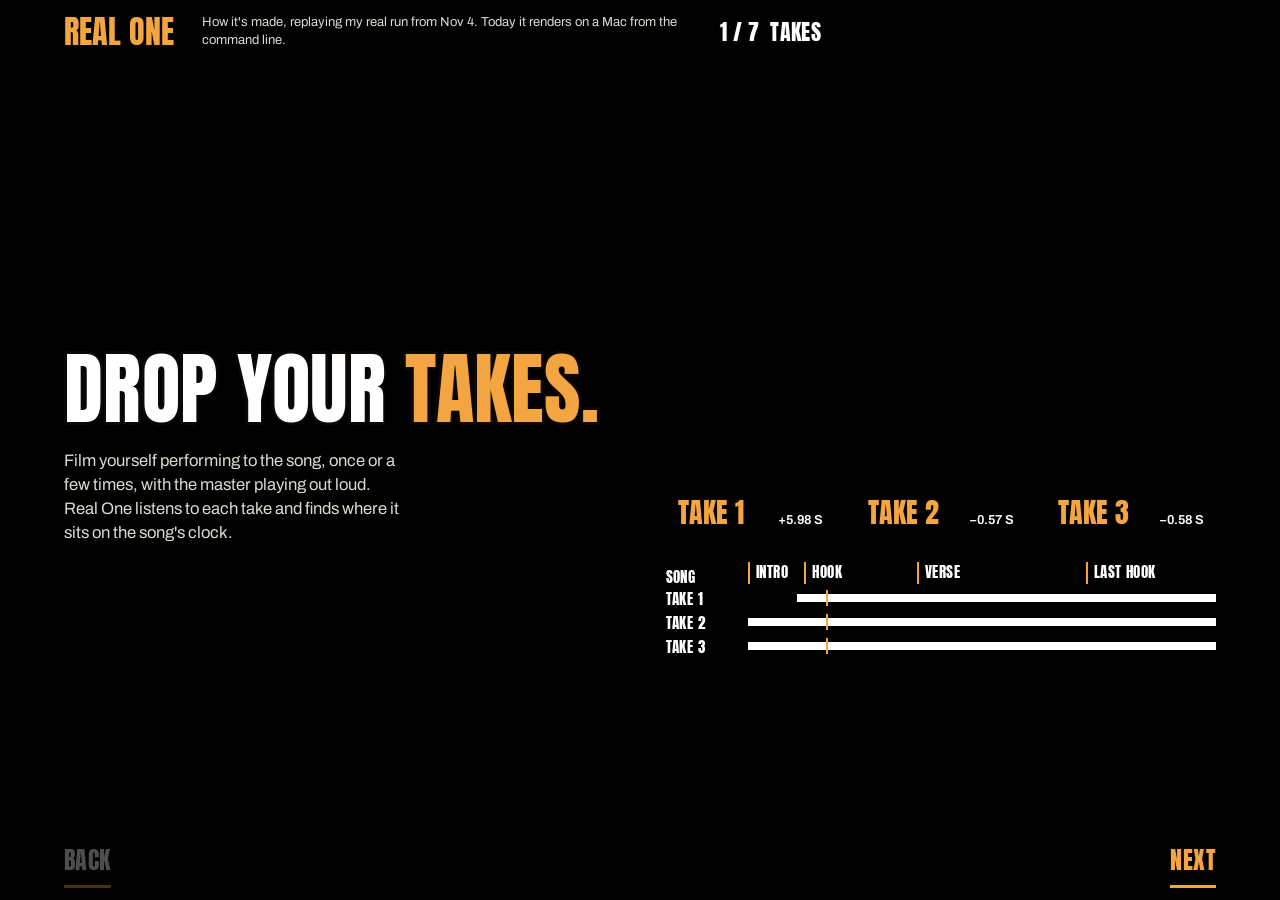
<file: web/studio/index.html>
<!doctype html>
<html lang="en">
<head>
<meta charset="utf-8">
<meta name="viewport" content="width=device-width, initial-scale=1, viewport-fit=cover">
<title>Real One Studio</title>
<meta name="description" content="How you make a Real One video: your takes, your song, the director, the worlds, the words, edit by sentence. A replay of a real run.">
<meta name="theme-color" content="#000000">
<link rel="icon" href="data:,">
<link rel="preconnect" href="https://fonts.googleapis.com">
<link rel="preconnect" href="https://fonts.gstatic.com" crossorigin>
<link rel="stylesheet" href="https://fonts.googleapis.com/css2?family=Anton&family=Archivo:wght@400;500;600&family=IBM+Plex+Mono:wght@400;600&display=swap">
<link rel="stylesheet" href="studio.css">
</head>
<body>
<header class="top">
  <a class="brand" href="/" aria-label="Real One, back to the video">Real One</a>
  <p class="honest">How it's made, replaying my real run from Nov 4. Today it renders on a Mac from the command line.</p>
  <p class="count" id="count" aria-live="polite"></p>
</header>

<nav class="rail" aria-label="Steps">
  <ol id="rail"></ol>
</nav>

<main id="steps">

<section class="step" id="step-1" data-n="1" data-name="Takes" aria-labelledby="h1">
  <div class="copy">
    <p class="readout mono" id="ro-1"></p>
    <h1 class="display" id="h1">Drop your <span class="accent">takes.</span></h1>
    <p class="body">Film yourself performing to the song, once or a few times, with the master playing out loud. Real One listens to each take and finds where it sits on the song's clock.</p>
    <div class="facts mono" id="takes-facts"></div>
  </div>
  <div class="media">
    <p class="note mono">ALL THREE TAKES AT THE SAME MOMENT OF THE SONG, 9.5 S</p>
    <div class="takes" id="takes"></div>
    <div class="clockchart" id="clockchart" aria-label="Where each take sits on the song's clock"></div>
  </div>
</section>

<section class="step" id="step-2" data-n="2" data-name="Song" aria-labelledby="h2">
  <div class="copy">
    <p class="readout mono" id="ro-2"></p>
    <h1 class="display" id="h2">Your song, in <span class="accent">sections.</span></h1>
    <p class="body">Say where each section starts and Real One snaps it to the bar. Every cut, world and lyric hangs off this clock.</p>
    <button class="btn" id="song-play" type="button"><span class="tri" aria-hidden="true"></span><span class="lbl">PLAY THE SONG</span></button>
    <p class="credit mono" id="song-credit"></p>
  </div>
  <div class="media">
    <div class="wave" id="wave">
      <div class="wave-secs" id="wave-secs"></div>
      <canvas id="wave-canvas" aria-hidden="true"></canvas>
      <div class="playhead" id="song-head" aria-hidden="true"></div>
    </div>
    <div class="wave-axis mono" id="wave-axis"></div>
    <p class="note mono bars-note">THE BAR GRID. CUTS LAND ON THE DOWNBEAT; A NEW SECTION GETS A NEW WORLD.</p>
    <div class="bars" id="wave-bars" aria-hidden="true"></div>
  </div>
</section>

<section class="step" id="step-3" data-n="3" data-name="Director" aria-labelledby="h3">
  <div class="copy">
    <p class="readout mono" id="ro-3"></p>
    <h1 class="display" id="h3">The director picks a <span class="accent">take.</span></h1>
    <p class="body">Muse Wonder watches every take on the song's clock and picks the strongest one for each section, with a line on why. One pick here was overridden after a blind critic.</p>
  </div>
  <div class="media">
    <div class="picks" id="picks"></div>
  </div>
</section>

<section class="step" id="step-4" data-n="4" data-name="Worlds" aria-labelledby="h4">
  <div class="copy">
    <p class="readout mono" id="ro-4"></p>
    <h1 class="display" id="h4">A world for every <span class="accent">section.</span></h1>
    <p class="body">Muse Image builds each world from the director's prompt, lit like your take. Then each world is rebuilt in depth on the floor you stood on, so you stand in it instead of on top of it.</p>
  </div>
  <div class="media">
    <div class="worlds" id="worlds"></div>
  </div>
</section>

<section class="step" id="step-5" data-n="5" data-name="Words" aria-labelledby="h5">
  <div class="copy">
    <p class="readout mono" id="ro-5"></p>
    <h1 class="display" id="h5">Every word on your <span class="accent">voice.</span></h1>
    <p class="body">Demucs pulls the vocal out of the beat, and MMS forced alignment places each word of the lyric sheet on it. Every lyric card lands when the word is sung.</p>
    <div class="bignum"><span class="num mono" id="words-num"></span><span class="numsub mono" id="words-sub"></span></div>
  </div>
  <div class="media">
    <div class="lyric display" id="lyric"></div>
    <div class="wordstrip" id="wordstrip" aria-hidden="true"><div class="playhead" id="word-head"></div></div>
    <div class="wordaxis mono" id="wordaxis"></div>
    <button class="btn" id="words-play" type="button"><span class="tri" aria-hidden="true"></span><span class="lbl">PLAY THE LINE</span></button>
  </div>
</section>

<section class="step" id="step-6" data-n="6" data-name="Edit" aria-labelledby="h6">
  <div class="copy">
    <p class="readout mono" id="ro-6"></p>
    <h1 class="display" id="h6">Edit it by <span class="accent">saying it.</span></h1>
    <p class="body">Type what to add. Muse Wonder names the part of you to track and the word it lands on. The time comes from your word timings, never from the model. SAM 3.1 then follows that part on every frame.</p>
    <form class="say" id="say" autocomplete="off">
      <label class="say-label mono" for="say-input">WHAT SHOULD IT ADD?</label>
      <div class="say-row">
        <input id="say-input" name="say" type="text" maxlength="160" spellcheck="false">
        <button class="btn btn-solid" type="submit" id="say-go"><span class="lbl">ADD IT</span></button>
      </div>
    </form>
    <a class="btn btn-solid" href="edit/" id="open-editor"><span class="lbl">OPEN THE EDITOR</span></a>
  </div>
  <div class="media media-edit">
    <div class="editcard mono" id="editcard" aria-live="polite"></div>
    <figure class="phone phone-edit">
      <video id="heat" muted playsinline preload="auto" poster="media/heat_poster.jpg"><source src="media/heat.mp4" type="video/mp4"></video>
      <figcaption class="mono" id="heat-cap">THE CUT AT "HEAT"</figcaption>
      <button class="mini mono" id="heat-sound" type="button" aria-pressed="false">SOUND OFF</button>
    </figure>
  </div>
</section>

<section class="step" id="step-7" data-n="7" data-name="Video" aria-labelledby="h7">
  <div class="copy">
    <p class="readout mono" id="ro-7"></p>
    <h1 class="display" id="h7">Your <span class="accent">video.</span></h1>
    <p class="body">A vertical music video for Reels, TikTok and Shorts, with the master audio in sync. On the watch page, press <kbd>R</kbd> for the Real Receipt: every generated pixel turns grey, you stay in colour, and a counter reads how much of each frame was filmed.</p>
    <a class="btn btn-solid btn-big" href="/"><span class="lbl">WATCH THE VIDEO</span></a>
    <details class="run">
      <summary class="mono">RUN IT YOURSELF</summary>
      <p>On a Mac with Python and a Meta Model API key, from the repo:</p>
      <pre class="mono" id="run-cmd"></pre>
    </details>
  </div>
  <div class="media finals">
    <figure class="phone phone-final">
      <video id="fin-clean" muted loop playsinline preload="auto" poster="media/poster.jpg" aria-label="The finished cut"><source src="media/final_loop.mp4" type="video/mp4"></video>
      <figcaption class="mono">FINISHED</figcaption>
    </figure>
    <figure class="phone phone-final">
      <video id="fin-receipt" muted loop playsinline preload="auto" aria-label="The same moment in the Real Receipt look"><source src="media/receipt_loop.mp4" type="video/mp4"></video>
      <figcaption class="mono"><b>REAL RECEIPT</b> &middot; YOU IN COLOUR</figcaption>
    </figure>
  </div>
</section>

</main>

<footer class="foot">
  <button class="btn" id="back" type="button"><span class="lbl">BACK</span></button>
  <p class="keys mono"><kbd>&larr;</kbd><kbd>&rarr;</kbd> TO MOVE</p>
  <button class="btn btn-solid" id="next" type="button"><span class="lbl">NEXT</span></button>
</footer>

<script src="studio.js"></script>
<script src="studio-look.js"></script>
</body>
</html>
</file>
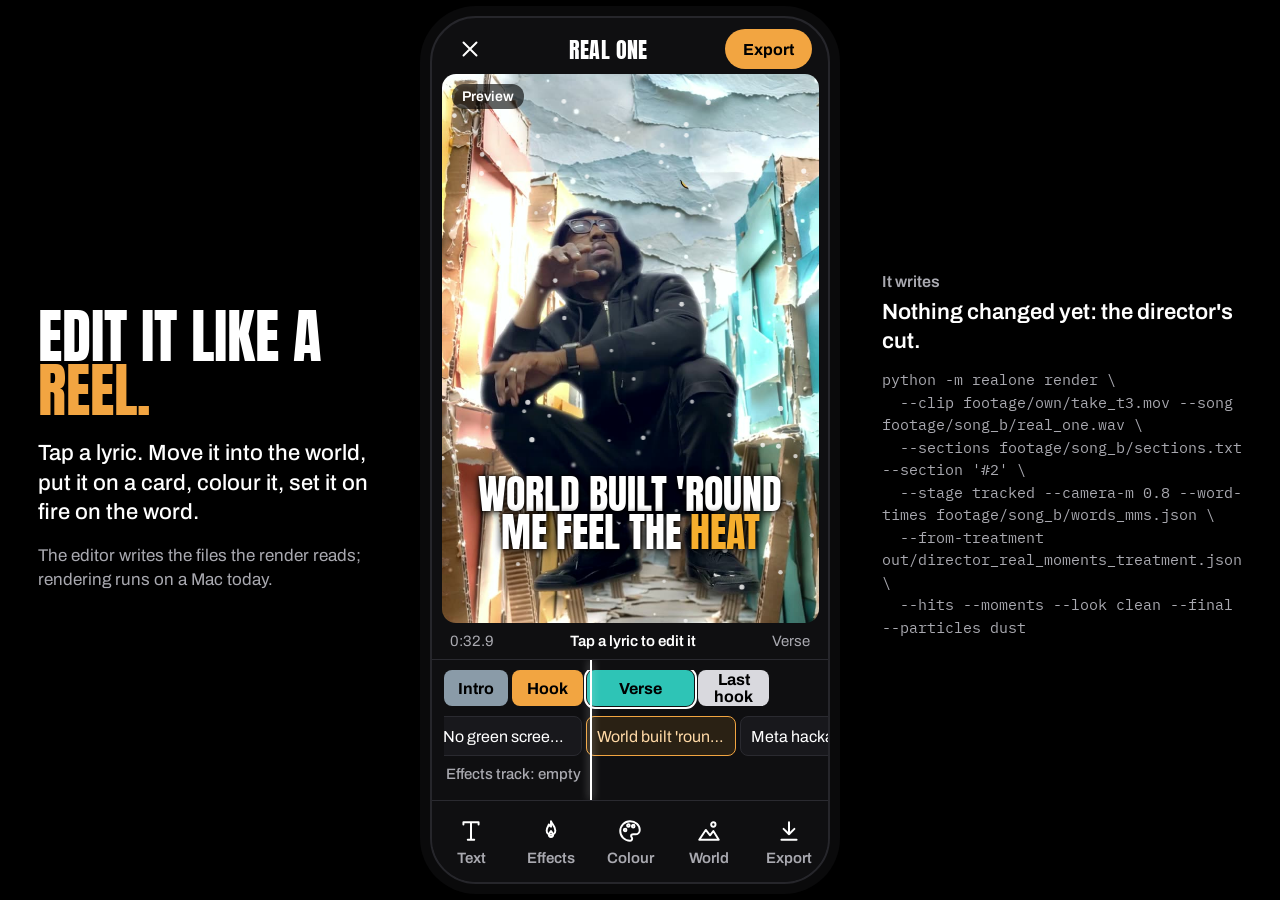
<file: web/studio/edit/index.html>
<!doctype html>
<html lang="en">
<head>
<meta charset="utf-8">
<meta name="viewport" content="width=device-width, initial-scale=1, viewport-fit=cover">
<title>Real One Editor</title>
<meta name="description" content="Edit your music video like a reel: tap a lyric to move it into the world or onto a card, colour it, set it on fire on a sung word, and get the exact files the renderer reads.">
<meta name="theme-color" content="#000000">
<link rel="icon" href="data:,">
<link rel="preconnect" href="https://fonts.googleapis.com">
<link rel="preconnect" href="https://fonts.gstatic.com" crossorigin>
<link rel="stylesheet" href="https://fonts.googleapis.com/css2?family=Anton&family=Archivo:wght@400;500;600;700&family=IBM+Plex+Mono:wght@400;600&display=swap">
<link rel="stylesheet" href="edit.css">
</head>
<body>
<main class="stage">
  <aside class="side side-l">
    <h1 class="big">Edit it like a <span class="accent">reel.</span></h1>
    <p class="say">Tap a lyric. Move it into the world, put it on a card, colour it, set it on fire on the word.</p>
    <p class="honest">The editor writes the files the render reads; rendering runs on a Mac today.</p>
  </aside>

  <section class="phone" aria-label="Real One editor">
    <header class="bar">
      <a class="x" href="../" aria-label="Back to how it's made">
        <svg viewBox="0 0 24 24" aria-hidden="true"><path d="M6 6l12 12M18 6L6 18"/></svg>
      </a>
      <span class="name">Real One</span>
      <button class="export" id="export-top" type="button">Export</button>
    </header>

    <div class="view" id="view">
      <img id="frame" alt="A frame of the final cut for the chosen section">
      <video id="clip" muted loop playsinline preload="auto" hidden aria-label="The verse at the word heat, without the fire"></video>
      <canvas id="fire-canvas" aria-hidden="true"></canvas>
      <canvas id="parts-canvas" aria-hidden="true"></canvas>
      <div class="card" id="card" role="button" tabindex="0" aria-label="The lyric card: tap to edit it"></div>
      <span class="pv">Preview</span>
      <span class="trk" id="trk" hidden>Tracked to the floor</span>
      <span class="fxtag" id="fxtag"></span>
    </div>

    <div class="time"><span id="t-now">0:00</span><span class="hint" id="hint">Tap a lyric to edit it</span><span id="t-sec">Verse</span></div>

    <div class="tl" aria-label="Timeline">
      <div class="trk-row secs" id="secs"></div>
      <div class="trk-row lines" id="lines"></div>
      <div class="trk-row fxrow" id="fxrow"></div>
      <div class="head" id="playhead" aria-hidden="true"></div>
    </div>

    <div class="sheet" id="sheet" hidden>
      <div class="grab" aria-hidden="true"></div>
      <div class="pane" id="pane-text" hidden>
        <p class="ptitle">Text</p>
        <p class="line-big" id="line-big"></p>
        <p class="lab">Where it sits</p>
        <div class="tiles" id="places"></div>
        <p class="note" id="place-note"></p>
      </div>
      <div class="pane" id="pane-fx" hidden>
        <p class="ptitle">Effects</p>
        <div class="heat" id="heat">
          <div class="row2"><label class="lab" for="intensity">Fire intensity</label>
            <input id="intensity" type="range" min="0.25" max="2" step="0.05" value="1"><span class="val" id="int-out">1.0x</span></div>
        </div>
        <ul class="fxlist" id="fxlist"></ul>
        <p class="lab">Fire on a word: tap the word</p>
        <div class="chips one" id="words"></div>
        <div class="chips one" id="tracks"></div>
        <div class="row2"><label class="lab" for="seconds">Length <span id="sec-out">1.4 s</span></label>
          <input id="seconds" type="range" min="0.3" max="4" step="0.1" value="1.4"></div>
        <button class="go" id="add" type="button" disabled>Add fire</button>

        <p class="lab">Particles over the whole video</p>
        <div class="tiles four" id="parts"></div>
      </div>
      <div class="pane" id="pane-col" hidden>
        <p class="ptitle">Colour</p>
        <p class="lab">The sung word's colour in this section</p>
        <div class="swatches" id="swatches"></div>
        <p class="note" id="col-note"></p>
        <p class="note">Font: Anton with the dark edge, the video's own lettering.</p>
      </div>
      <div class="pane" id="pane-world" hidden>
        <p class="ptitle">World</p>
        <p class="lab">The director's prompt for this section's world</p>
        <textarea id="world" rows="5" aria-label="World prompt"></textarea>
        <p class="note" id="world-note"></p>
      </div>
      <div class="pane" id="pane-out" hidden>
        <p class="ptitle">Export</p>
        <pre class="cmd" id="cmd"></pre>
        <div class="outs">
          <button class="go" id="copy" type="button">Copy the command</button>
          <button class="ghost" id="dl-edits" type="button">edits.json</button>
          <button class="ghost" id="dl-treat" type="button">treatment.json</button>
        </div>
      </div>
    </div>

    <nav class="tools" aria-label="Tools">
      <button type="button" data-tool="text"><svg viewBox="0 0 24 24" aria-hidden="true"><path d="M5 6V4h14v2M12 4v16M9 20h6"/></svg>Text</button>
      <button type="button" data-tool="fx"><svg viewBox="0 0 24 24" aria-hidden="true"><path d="M12 3c1 3 4 4.5 4 8.5A4 4 0 0 1 8 11.5C8 9 9.5 8 10 6c.8 1.5 2 2 2 2s0-3 0-5z"/><path d="M10 15.5a2 2 0 0 0 4 0c0-1.5-1-2-2-3.5-1 1.5-2 2-2 3.5z"/></svg>Effects</button>
      <button type="button" data-tool="col"><svg viewBox="0 0 24 24" aria-hidden="true"><path d="M12 3a9 9 0 1 0 0 18c1.5 0 2-1 2-2s-1-1.5-1-2.5 1-1.5 2-1.5h2a4 4 0 0 0 4-4c0-4.5-4-8-9-8z"/><circle cx="7.5" cy="11" r="1.2"/><circle cx="10.5" cy="7" r="1.2"/><circle cx="15" cy="7.5" r="1.2"/></svg>Colour</button>
      <button type="button" data-tool="world"><svg viewBox="0 0 24 24" aria-hidden="true"><path d="M3 20l6-9 4 5 3-4 5 8z"/><circle cx="16" cy="6" r="2"/></svg>World</button>
      <button type="button" data-tool="out"><svg viewBox="0 0 24 24" aria-hidden="true"><path d="M12 4v11M7 10l5 5 5-5M5 20h14"/></svg>Export</button>
    </nav>
  </section>

  <aside class="side side-r">
    <p class="lab">It writes</p>
    <p class="status" id="status">Nothing changed yet: the director's cut.</p>
    <pre class="mini" id="mini"></pre>
  </aside>
</main>
<script src="edit.js"></script>
</body>
</html>
</file>
<file: web/studio/studio.css>
/* Real One Studio, set like the watch page: true black, the type is the video's own lettering (Anton, the hook's amber, the lyric cards' dark edge). No cards, no
   boxes, no label rows. One motion: a step fades in. */
:root {
  --amber: #f2a541;
  --edge: #0b0806;
  --ink: #ffffff;
  --soft: #dcd9d3;
  --dim: rgba(255, 255, 255, 0.55);
  --line: rgba(255, 255, 255, 0.22);
  --display: "Anton", "Arial Narrow", Impact, sans-serif;
  --body: "Archivo", "Helvetica Neue", Arial, sans-serif;
  --mono: "IBM Plex Mono", ui-monospace, Menlo, monospace;
  --top-h: 64px;
  --foot-h: 72px;
  --move: 260ms;
  --e: 0.034em;
  --ring: var(--e) 0 0 var(--edge), calc(var(--e) * -1) 0 0 var(--edge), 0 var(--e) 0 var(--edge),
    0 calc(var(--e) * -1) 0 var(--edge), calc(var(--e) * 0.7) calc(var(--e) * 0.7) 0 var(--edge),
    calc(var(--e) * -0.7) calc(var(--e) * 0.7) 0 var(--edge), calc(var(--e) * 0.7) calc(var(--e) * -0.7) 0 var(--edge),
    calc(var(--e) * -0.7) calc(var(--e) * -0.7) 0 var(--edge);
  color-scheme: dark;
}
@media (prefers-reduced-motion: reduce) { :root { --move: 0ms; } }

* { box-sizing: border-box; }
html { -webkit-text-size-adjust: 100%; }
body { margin: 0; background: #000; color: var(--ink); font: 400 16px/1.45 var(--body); overflow-x: hidden; }
button, input { font: inherit; color: inherit; }
button { background: none; border: 0; padding: 0; cursor: pointer; }
a { color: inherit; }
img, video, canvas { display: block; max-width: 100%; }
img, video { height: auto; }
.mono { font-family: var(--body); letter-spacing: 0; }
:focus-visible { outline: 3px solid var(--amber); outline-offset: 3px; }
kbd { font: 600 12px var(--body); padding: 0 3px; }

/* top: the name, one honest line, where you are */
.top { height: var(--top-h); display: flex; align-items: center; gap: 28px; padding: 0 5vw; }
.brand { font-family: var(--display); text-transform: uppercase; font-size: 32px; line-height: 1; color: var(--amber);
  text-decoration: none; text-shadow: var(--ring); flex: none; }
.honest { flex: 1; margin: 0; font-size: 13px; color: var(--soft); line-height: 1.35; max-width: 70ch; }
.count { margin: 0; font-family: var(--display); text-transform: uppercase; font-size: 22px; letter-spacing: 0.02em;
  text-shadow: var(--ring); white-space: pre; flex: none; }

/* no tab rail, no readouts, no label rows */
.rail, .readout, .note, .facts, .pick-src, .world-prompt, .bars-note, .bars, .keys, .say-label, .brand-tag,
.cc-axis, .wave-axis, .wordaxis { display: none !important; }

#steps { position: relative; height: calc(100svh - var(--top-h) - var(--foot-h)); }
.step { display: none; grid-template-columns: minmax(300px, 34rem) minmax(0, 1fr); gap: 4.5vw;
  padding: 3vh 5vw 0; align-items: center; height: 100%; }
.step.on { display: grid; animation: enter var(--move) ease-out both; }
@keyframes enter { from { opacity: 0; } to { opacity: 1; } }
@media (prefers-reduced-motion: reduce) { .step.on { animation: none; } }

.display { font-family: var(--display); font-weight: 400; text-transform: uppercase; line-height: 0.9; margin: 0;
  letter-spacing: 0.004em; text-shadow: var(--ring); }
.copy h1 { font-size: clamp(52px, min(11vh, 6.2vw), 124px); }
.accent { color: var(--amber); }
.body { font-size: clamp(16px, min(2.3vh, 1.3vw), 20px); line-height: 1.45; color: var(--soft); max-width: 34ch; margin: 2.6vh 0 2.4vh; }
.media { min-width: 0; align-self: center; }

.btn { display: inline-flex; align-items: center; gap: 12px; min-height: 48px; padding: 0 0 4px; text-decoration: none;
  font-family: var(--display); text-transform: uppercase; font-size: 24px; letter-spacing: 0.02em; color: var(--ink);
  border-bottom: 3px solid var(--amber); text-shadow: var(--ring); }
.btn:hover { color: var(--amber); }
.btn-solid { color: var(--amber); }
.btn-big { font-size: 34px; }
.btn[disabled] { opacity: 0.3; cursor: default; }
.tri { width: 0; height: 0; border-left: 13px solid var(--amber); border-top: 8px solid transparent; border-bottom: 8px solid transparent; }
.btn.playing .tri { width: 12px; height: 15px; border: 0; border-left: 4px solid var(--amber); border-right: 4px solid var(--amber); }
.credit { font-size: 12px; color: var(--dim); margin: 2vh 0 0; max-width: 46ch; line-height: 1.5; }

/* 1: takes */
.takes { display: grid; grid-template-columns: repeat(3, minmax(0, 1fr)); gap: 1.6vw;
  width: min(100%, calc((100svh - var(--top-h) - var(--foot-h) - 22vh) * 3 * 9 / 16 + 3.2vw)); }
.take { margin: 0; position: relative; }
.take video { width: 100%; aspect-ratio: 9 / 16; object-fit: cover; }
.take figcaption { position: absolute; left: 0; right: 0; bottom: 0; padding: 10px 12px; display: flex; justify-content: space-between;
  align-items: baseline; font: 600 13px/1.2 var(--body); text-shadow: 0 1px 3px #000; }
.take figcaption b { font: 400 28px/1 var(--display); text-transform: uppercase; color: var(--amber); text-shadow: var(--ring); }
.clockchart { margin-top: 2.6vh; width: min(100%, 60rem); }
.cc-row { display: grid; grid-template-columns: 70px 1fr; align-items: center; gap: 12px; height: 24px;
  font: 400 15px/1 var(--display); text-transform: uppercase; letter-spacing: 0.03em; }
.cc-track { position: relative; height: 8px; }
.cc-bar { position: absolute; top: 0; bottom: 0; background: var(--ink); }
.cc-secs { position: relative; height: 22px; margin-bottom: 6px; }
.cc-sec { position: absolute; top: 0; bottom: 0; border-left: 2px solid var(--amber); padding: 2px 6px;
  font: 400 15px/1 var(--display); text-transform: uppercase; letter-spacing: 0.03em; overflow: hidden; white-space: nowrap; }
.cc-mark { position: absolute; top: -4px; bottom: -4px; width: 2px; background: var(--amber); }

/* 2: the song */
.wave { position: relative; height: min(48vh, 440px); }
.wave canvas { position: absolute; left: 0; right: 0; bottom: 0; width: 100%; height: calc(100% - 70px); }
.wave-secs { position: absolute; inset: 0; }
.wsec { position: absolute; top: 0; bottom: 0; border-left: 2px solid var(--line); padding: 4px 12px; }
.wsec b { display: block; font: 400 38px/0.9 var(--display); text-transform: uppercase; text-shadow: var(--ring); }
.wsec small { display: block; margin-top: 6px; font: 500 13px/1.3 var(--body); color: var(--soft); }
.wsec.hot b { color: var(--amber); }
.wsec.hot { border-left-color: var(--amber); }
.playhead { position: absolute; top: 0; bottom: 0; width: 2px; background: var(--amber); left: 0; display: none; }
.playhead.on { display: block; }

/* 3: the director's picks */
.picks { display: grid; grid-template-columns: repeat(4, minmax(0, 1fr)); gap: 1.6vw; }
.pick { display: flex; flex-direction: column; min-width: 0; }
.pick-head { display: flex; justify-content: space-between; align-items: baseline; padding: 0 0 8px; }
.pick-head b { font: 400 28px/1 var(--display); text-transform: uppercase; text-shadow: var(--ring); }
.pick-head small { font: 500 13px/1 var(--body); color: var(--soft); }
.pick-img { position: relative; }
.pick-img img { width: 100%; aspect-ratio: 3 / 4; object-fit: cover; object-position: 50% 20%; max-height: 40vh; }
.pick-take { position: absolute; left: 12px; bottom: 10px; font: 400 40px/1 var(--display); text-transform: uppercase;
  color: var(--amber); text-shadow: var(--ring); }
.pick-why { margin: 0; padding: 12px 0 0; font-size: clamp(13px, min(1.9vh, 1.05vw), 16px); line-height: 1.4; color: var(--soft); }
.pick-why q { quotes: "\201C" "\201D"; }
.pick.over .pick-img img { filter: grayscale(1) brightness(0.6); }
.stamp { position: absolute; left: 50%; top: 42%; transform: translate(-50%, -50%) rotate(-8deg); border: 4px solid var(--amber);
  color: var(--amber); padding: 6px 10px 3px; font: 400 32px/1 var(--display); text-transform: uppercase; white-space: nowrap;
  text-shadow: var(--ring); }
.over-to { display: flex; gap: 10px; align-items: center; padding: 10px 0 0; }
.over-to img { width: 48px; aspect-ratio: 3 / 4; object-fit: cover; object-position: 50% 20%; flex: none; }
.over-to p { margin: 0; font-size: 13px; line-height: 1.35; color: var(--soft); }
.over-to b { color: var(--amber); }

/* 4: the worlds */
.worlds { display: grid; grid-template-columns: repeat(4, minmax(0, 1fr)); gap: 1.6vw;
  width: min(100%, calc((100svh - var(--top-h) - var(--foot-h) - 24vh) * 4 * 9 / 16 + 4.8vw)); }
.world { margin: 0; min-width: 0; }
.world-img { position: relative; }
.world-img img { width: 100%; aspect-ratio: 9 / 16; object-fit: cover; }
.world-tag { position: absolute; left: 10px; top: 8px; display: flex; flex-direction: column; gap: 2px; }
.world-tag b { font: 400 26px/1 var(--display); text-transform: uppercase; text-shadow: var(--ring); }
.world-tag span { font: 400 17px/1 var(--display); text-transform: uppercase; color: var(--amber); text-shadow: var(--ring); }
.world-tag span.none { color: var(--soft); }
.world figcaption { padding: 10px 0 0; }
.world-why { margin: 0; font-size: clamp(12px, min(1.8vh, 1vw), 15px); line-height: 1.4; color: var(--soft);
  display: -webkit-box; -webkit-line-clamp: 4; -webkit-box-orient: vertical; overflow: hidden; }

/* 5: the words */
.bignum { margin-top: 1vh; }
.bignum .num { display: block; font: 400 clamp(44px, 7vh, 72px)/1 var(--display); color: var(--amber); text-shadow: var(--ring); }
.bignum .numsub { display: block; font-size: 13px; color: var(--soft); margin-top: 6px; max-width: 42ch; line-height: 1.45; }
.lyric { font-size: clamp(48px, min(9vh, 5.4vw), 112px); line-height: 0.95; margin: 0 0 4vh; }
.lyric .ln { display: block; }
.lyric .w { color: rgba(255, 255, 255, 0.28); transition: color 90ms linear; }
.lyric .w.past { color: var(--ink); }
.lyric .w.now { color: var(--amber); }
.wordstrip { position: relative; height: 40px; margin-bottom: 3vh; }
.wbox { position: absolute; top: 8px; bottom: 8px; background: rgba(255, 255, 255, 0.2); display: flex; align-items: center;
  justify-content: center; overflow: hidden; }
.wbox span { font: 600 11px/1 var(--body); white-space: nowrap; }
.wbox.past { background: var(--ink); color: #000; }
.wbox.now { background: var(--amber); color: #000; }

/* 6: edit by sentence */
.say-row { display: flex; gap: 18px; align-items: flex-end; }
.say input { flex: 1; min-width: 0; min-height: 52px; padding: 0 0 6px; background: transparent; border: 0;
  border-bottom: 2px solid var(--ink); font: 500 20px/1.2 var(--body); color: var(--ink); border-radius: 0; }
.say input:focus { outline: none; border-bottom-color: var(--amber); }
.media-edit { display: grid; grid-template-columns: minmax(0, 1fr) auto; gap: 3vw; align-items: center; }
.editcard { font-family: var(--body); font-size: 15px; max-height: calc(100svh - var(--top-h) - var(--foot-h) - 6vh); overflow: hidden; }
.ec-empty { color: var(--soft); font-size: 14px; margin: 0; }
.ec-row { display: grid; grid-template-columns: 120px 1fr; gap: 14px; padding: 8px 0; border-bottom: 1px solid var(--line);
  opacity: 0; transition: opacity 220ms ease; }
.ec-row.in { opacity: 1; }
@media (prefers-reduced-motion: reduce) { .ec-row { transition: none; } }
.ec-row dt { color: var(--soft); font: 400 15px/1.3 var(--display); text-transform: uppercase; letter-spacing: 0.03em; padding-top: 2px; }
.ec-row dd { margin: 0; line-height: 1.4; overflow-wrap: anywhere; }
.ec-row dd b { color: var(--amber); font-weight: 600; }
.ec-model { display: flex; align-items: center; gap: 10px; padding: 12px 0 2px; font: 400 17px/1 var(--display);
  text-transform: uppercase; letter-spacing: 0.03em; opacity: 0; transition: opacity 220ms ease; }
.ec-model.in { opacity: 1; }
.ec-model .chip { color: var(--amber); }
.ec-model .chip.m { color: var(--amber); }
.ec-model .dot { display: none; }
.ec-cli pre { white-space: pre-wrap; overflow-wrap: anywhere; padding: 8px 0 0; margin: 0; font: 400 12px/1.5 var(--mono); color: var(--soft); }
.phone { margin: 0; position: relative; }
.phone-edit { width: min(320px, 26vw, calc((100svh - var(--top-h) - var(--foot-h) - 12vh) * 9 / 16)); }
.phone video, .phone img { width: 100%; aspect-ratio: 9 / 16; object-fit: cover; }
.phone figcaption { padding: 8px 0 0; font: 400 16px/1.2 var(--display); text-transform: uppercase; letter-spacing: 0.03em;
  text-shadow: var(--ring); }
.phone figcaption b { color: var(--amber); }
.mini { position: absolute; right: 0; top: 0; min-height: 44px; padding: 8px 12px; font: 400 18px/1 var(--display);
  text-transform: uppercase; text-shadow: var(--ring); }
.mini[aria-pressed="true"] { color: var(--amber); }
.heat-flash { outline: 4px solid var(--amber); outline-offset: 0; }

/* 7: the video */
.finals { display: flex; gap: 2vw; align-items: flex-start; }
.phone-final { width: min(400px, 21vw, calc((100svh - var(--top-h) - var(--foot-h) - 14vh) * 9 / 16)); }
.run { margin-top: 3vh; max-width: 44ch; }
.run summary { cursor: pointer; min-height: 44px; display: flex; align-items: center; font: 400 20px/1 var(--display);
  text-transform: uppercase; letter-spacing: 0.02em; text-shadow: var(--ring); }
.run p { font-size: 14px; color: var(--soft); margin: 6px 0; }
.run pre { white-space: pre-wrap; overflow-wrap: anywhere; padding: 0; font: 400 12px/1.5 var(--mono); margin: 0; color: var(--soft); }

/* bottom: back and next */
.foot { height: var(--foot-h); display: flex; align-items: center; justify-content: space-between; gap: 16px; padding: 0 5vw; }
.foot .btn { min-width: 0; }

/* phone: one step per screen, one scroll at most */
@media (max-width: 900px), (max-aspect-ratio: 4/5) {
  :root { --top-h: auto; --foot-h: 64px; }
  .top { flex-wrap: wrap; gap: 6px 14px; padding: 14px 6vw 4px; }
  .brand { font-size: 28px; }
  .count { margin-left: auto; font-size: 20px; }
  .honest { order: 3; flex-basis: 100%; font-size: 12px; }
  #steps { height: auto; }
  .step { grid-template-columns: minmax(0, 1fr); gap: 3vh; padding: 2vh 6vw 3vh; height: auto; align-items: start; }
  .copy h1 { font-size: clamp(44px, 13.5vw, 72px); }
  .body { font-size: 16px; margin: 1.6vh 0; max-width: none; }
  .takes, .worlds { width: 100%; }
  .takes { gap: 8px; }
  .take figcaption { flex-direction: column; gap: 2px; padding: 6px 7px; font-size: 11px; }
  .take figcaption b { font-size: 20px; }
  .wave { height: 220px; }
  .wsec { padding: 2px 6px; }
  .wsec b { font-size: 20px; }
  .wsec small { font-size: 10px; }
  .picks, .worlds { grid-template-columns: repeat(2, minmax(0, 1fr)); gap: 12px; }
  .pick-img img { max-height: none; }
  .pick-why { font-size: 13px; }
  .pick-take { font-size: 30px; }
  .stamp { font-size: 22px; }
  .world-why { font-size: 12px; -webkit-line-clamp: 3; }
  .world-tag b { font-size: 20px; }
  .lyric { font-size: clamp(36px, 11vw, 60px); }
  .media-edit { grid-template-columns: minmax(0, 1fr); }
  .editcard { max-height: none; }
  .ec-row { grid-template-columns: 92px 1fr; }
  .phone-edit { width: min(260px, 70vw); }
  .finals { gap: 10px; }
  .phone-final { width: calc(50% - 5px); }
  .phone-final figcaption { font-size: 13px; }
  .foot { position: sticky; bottom: 0; padding: 0 6vw; background: rgba(0, 0, 0, 0.72); }
}
</file>
<file: web/studio/edit/edit.css>
/* Real One Editor: a phone-first editor in the shape people already know from reel apps.
   True black, the video's amber, Anton for the lyric, a plain sans for the UI. */
:root {
  --bg: #000; --panel: #0f0f11; --panel2: #18181c; --line: #2a2a30; --ink: #fff; --soft: #a9a9b0;
  --acc: #f2a541; --display: "Anton", "Arial Narrow", sans-serif; --ui: "Archivo", "Helvetica Neue", Arial, sans-serif;
  --mono: "IBM Plex Mono", ui-monospace, Menlo, monospace; color-scheme: dark;
}
* { box-sizing: border-box; }
html, body { margin: 0; height: 100%; background: var(--bg); color: var(--ink); font-family: var(--ui); font-size: 16px; }
body { overflow: hidden; }
button, textarea, input { font: inherit; color: inherit; }
button { cursor: pointer; }
.accent { color: var(--acc); }

.stage { height: 100vh; height: 100svh; display: grid; grid-template-columns: 1fr auto 1fr; align-items: center; gap: 4vw; padding: 16px 3vw; }
.side { align-self: center; max-width: 440px; }
.side-l { justify-self: end; }
.side-r { justify-self: start; }
.big { font-family: var(--display); font-weight: 400; text-transform: uppercase; font-size: clamp(44px, 4.6vw, 88px); line-height: .92; margin: 0 0 22px; }
.say { font-size: 22px; line-height: 1.35; margin: 0 0 16px; font-weight: 500; }
.honest { color: var(--soft); font-size: 17px; line-height: 1.4; margin: 0; }
.side-r .lab { margin-bottom: 8px; }
.status { font-size: 22px; line-height: 1.3; font-weight: 600; margin: 0 0 14px; }
.mini { font-family: var(--mono); font-size: 15px; line-height: 1.5; color: var(--soft); white-space: pre-wrap; margin: 0; max-height: 46vh; overflow: hidden; }

/* the phone */
.phone { position: relative; height: calc(100svh - 32px); max-height: 1040px; aspect-ratio: 9 / 19.5; background: var(--panel);
  border: 2px solid #26262b; border-radius: 46px; overflow: hidden; display: flex; flex-direction: column; box-shadow: 0 0 0 10px #0a0a0b; }
.bar { height: 56px; flex: none; display: flex; align-items: center; justify-content: space-between; padding: 6px 16px 0; }
.x { width: 44px; height: 44px; display: grid; place-items: center; }
.x svg, .tools svg { width: 26px; height: 26px; fill: none; stroke: var(--ink); stroke-width: 1.8; stroke-linecap: round; stroke-linejoin: round; }
.name { font-family: var(--display); text-transform: uppercase; font-size: 22px; letter-spacing: .02em; }
.export { height: 40px; padding: 0 18px; border-radius: 20px; border: 0; background: var(--acc); color: #000; font-weight: 700; }

.view { position: relative; flex: 1; min-height: 0; margin: 0 10px; border-radius: 14px; overflow: hidden; background: #111; container-type: size; }
#frame { position: absolute; inset: 0; width: 100%; height: 100%; object-fit: cover; }
#parts-canvas { position: absolute; inset: 0; width: 100%; height: 100%; pointer-events: none; }
.pv { position: absolute; left: 10px; top: 10px; background: rgba(0,0,0,.62); padding: 5px 10px; border-radius: 12px; font-size: 14px; font-weight: 600; }
.trk { position: absolute; right: 10px; top: 10px; background: var(--acc); color: #000; padding: 5px 10px; border-radius: 12px; font-size: 14px; font-weight: 700; }
.fxtag { position: absolute; left: 10px; bottom: 10px; right: 10px; font-size: 14px; font-weight: 700; color: #ffd9a6; text-shadow: 0 1px 3px #000; }
.fxtag:empty { display: none; }

.card { position: absolute; left: 6%; right: 6%; text-align: center; font-family: var(--display); text-transform: uppercase;
  font-size: 10.5cqw; line-height: .95; color: #fff; padding: 6px 8px; cursor: pointer; outline: none;
  text-shadow: 0 0 2px #000, 0 0 6px rgba(0,0,0,.95), 0 2px 10px rgba(0,0,0,.7); transition: top .35s, bottom .35s, transform .35s; }
.card .now { color: var(--c, #fff); }
.card[data-place="top"] { top: 8%; bottom: auto; transform: none; }
.card[data-place="bottom"] { bottom: 12%; top: auto; transform: none; }
.card[data-place="world"] { top: 34%; bottom: auto; font-size: 8cqw; transform: perspective(520px) rotateX(16deg) rotateY(-22deg) scale(.78); opacity: .96; }
.card.sel { outline: 2px dashed var(--acc); outline-offset: 4px; }
.card.sel::before, .card.sel::after { content: ""; position: absolute; width: 12px; height: 12px; background: var(--acc); border-radius: 2px; }
.card.sel::before { left: -10px; top: -10px; }
.card.sel::after { right: -10px; bottom: -10px; }

.time { height: 36px; flex: none; display: flex; align-items: center; justify-content: space-between; padding: 0 18px; font-size: 15px; color: var(--soft); font-variant-numeric: tabular-nums; }
.time .hint { color: var(--ink); font-weight: 600; }

/* the timeline */
.tl { position: relative; flex: none; padding: 4px 0 8px 12px; border-top: 1px solid var(--line); overflow: hidden; }
.trk-row { display: flex; gap: 4px; height: 40px; margin-top: 6px; overflow: hidden; }
.secs button { flex: none; height: 36px; border: 0; border-radius: 8px; padding: 0 12px; font-size: 16px; font-weight: 700; color: #000; }
.secs button[aria-pressed="true"] { outline: 2px solid #fff; outline-offset: 1px; }
.lines button { flex: none; max-width: 150px; height: 40px; border: 1px solid var(--line); border-radius: 8px; background: var(--panel2);
  padding: 0 10px; font-size: 16px; white-space: nowrap; overflow: hidden; text-overflow: ellipsis; text-align: left; }
.lines button[aria-pressed="true"] { border-color: var(--acc); background: #2a2114; color: #ffd9a6; }
.lines button .pl { display: inline-block; margin-right: 6px; color: var(--acc); font-weight: 700; }
.fxrow { height: 30px; }
.fxrow span { flex: none; height: 28px; border-radius: 7px; background: #4a1f0c; color: #ffb36b; font-size: 15px; font-weight: 700; padding: 4px 10px; white-space: nowrap; }
.fxrow .empty { background: transparent; color: var(--soft); font-weight: 500; padding-left: 2px; }
.head { position: absolute; left: 40%; top: 0; bottom: 0; width: 2px; background: #fff; box-shadow: 0 0 8px rgba(255,255,255,.6); }

/* the tools */
.tools { flex: none; height: 82px; display: grid; grid-template-columns: repeat(5, 1fr); border-top: 1px solid var(--line); background: var(--panel); position: relative; z-index: 3; }
.tools button { border: 0; background: none; display: flex; flex-direction: column; align-items: center; justify-content: center; gap: 6px; font-size: 15px; font-weight: 600; color: var(--soft); min-height: 44px; }
.tools button[aria-pressed="true"] { color: var(--acc); }
.tools button[aria-pressed="true"] svg { stroke: var(--acc); }

/* the bottom sheet */
.sheet { position: relative; flex: none; z-index: 2; max-height: 52%; overflow: auto; background: var(--panel2);
  border-radius: 20px 20px 0 0; padding: 8px 18px 14px; margin-top: 8px; box-shadow: 0 -12px 30px rgba(0,0,0,.6); }
/* a tool open: the preview shrinks above it (never covered) and the timeline steps aside, as reel editors do */
.phone.open .tl, .phone.open .time { display: none; }
#clip { position: absolute; inset: 0; width: 100%; height: 100%; object-fit: cover; object-position: 50% 62%; }
.phone.fx .sheet { max-height: 40%; }
.phone.fx .card { display: none; }
.chips.one { flex-wrap: nowrap; overflow-x: auto; scrollbar-width: none; }
.chips.one button { flex: none; }
.heat { margin-top: 0; }
#fire-canvas { position: absolute; inset: 0; width: 100%; height: 100%; pointer-events: none; }
.fxlist { list-style: none; margin: 8px 0 0; padding: 0; }
.fxlist li { display: flex; justify-content: space-between; align-items: center; gap: 10px; background: #2b170c; color: #ffd0a0; border-radius: 12px; padding: 8px 12px; font-size: 16px; font-weight: 600; margin-top: 6px; }
.fxlist button { min-height: 36px; border: 0; background: none; color: var(--soft); font-size: 15px; text-decoration: underline; }
.heat { margin-top: 12px; background: #000; border: 1px solid #3a2a18; border-radius: 14px; padding: 10px 14px 12px; }
.heat .row2 .lab { color: #ffd0a0; font-size: 17px; }
.heat input[type=range] { height: 34px; accent-color: #ff7a1a; }
.heat .val { font-family: var(--display); font-size: 26px; color: #ffb36b; min-width: 64px; text-align: right; }
.grab { width: 44px; height: 5px; border-radius: 3px; background: #3a3a42; margin: 2px auto 10px; }
.ptitle { font-family: var(--display); text-transform: uppercase; font-size: 26px; margin: 0 0 8px; }
.lab { font-size: 16px; font-weight: 600; color: var(--soft); margin: 12px 0 8px; }
.line-big { font-family: var(--display); text-transform: uppercase; font-size: 30px; line-height: 1; margin: 0; color: var(--acc); }
.note { font-size: 16px; color: var(--soft); line-height: 1.35; margin: 10px 0 0; }
.tiles { display: grid; grid-template-columns: 1fr 1fr; gap: 8px; }
.tiles.four { grid-template-columns: repeat(4, 1fr); }
.tiles button { min-height: 52px; border-radius: 12px; border: 1px solid var(--line); background: var(--panel); font-size: 16px; font-weight: 700; padding: 8px; }
.tiles button[aria-pressed="true"] { border-color: var(--acc); background: #2a2114; color: var(--acc); }
.chips { display: flex; flex-wrap: wrap; gap: 8px; margin-bottom: 8px; }
.chips button { min-height: 44px; border-radius: 22px; border: 1px solid var(--line); background: var(--panel); padding: 0 16px; font-size: 16px; font-weight: 600; }
.chips button[aria-pressed="true"] { background: var(--acc); color: #000; border-color: var(--acc); }
.row2 { display: flex; align-items: center; gap: 12px; }
.row2 .lab { margin: 0; white-space: nowrap; }
.row2 input { flex: 1; accent-color: var(--acc); }
.go { min-height: 50px; width: 100%; border-radius: 14px; border: 0; background: var(--acc); color: #000; font-weight: 800; font-size: 17px; margin-top: 10px; }
.go:disabled { background: #3a3a42; color: #8a8a92; cursor: default; }
.ghost { min-height: 48px; border-radius: 14px; border: 1px solid var(--line); background: var(--panel); font-weight: 700; font-size: 16px; }
.ghost:disabled { opacity: .4; cursor: default; }
.outs { display: grid; grid-template-columns: 1fr 1fr; gap: 8px; }
.outs .go { grid-column: 1 / -1; }
.swatches { display: flex; flex-wrap: wrap; gap: 12px; align-items: center; }
.sw { width: 52px; height: 52px; border-radius: 50%; border: 3px solid transparent; outline: 1px solid #3a3a42; }
.sw[aria-pressed="true"] { border-color: #fff; }
.sw-any { width: auto; height: 52px; border-radius: 26px; outline: 1px solid #3a3a42; display: inline-flex; align-items: center; gap: 8px; padding: 0 14px 0 6px; font-weight: 600; background: var(--panel); }
.sw-any input { width: 40px; height: 40px; border: 0; padding: 0; background: none; border-radius: 50%; }
textarea { width: 100%; background: var(--panel); border: 1px solid var(--line); border-radius: 12px; padding: 12px; font-size: 16px; line-height: 1.4; resize: none; }
textarea.changed { border-color: var(--acc); }
.cmd { font-family: var(--mono); font-size: 14px; line-height: 1.5; white-space: pre-wrap; background: #000; border: 1px solid var(--line); border-radius: 12px; padding: 12px; margin: 0 0 10px; max-height: 200px; overflow: auto; }
.done { background: #3fae5a !important; color: #000 !important; }
button:focus-visible, .card:focus-visible { outline: 2px solid var(--acc); outline-offset: 2px; }

@media (max-width: 1100px) { .side-r { display: none; } .stage { grid-template-columns: 1fr auto; } }
@media (max-width: 760px) {
  body { overflow: auto; }
  .stage { display: block; padding: 0; height: auto; }
  .side { display: none; }
  .phone { width: 100vw; height: 100vh; height: 100svh; max-height: none; aspect-ratio: auto; border: 0; border-radius: 0; box-shadow: none; }
}
@media (prefers-reduced-motion: reduce) { .card { transition: none; } }
</file>
